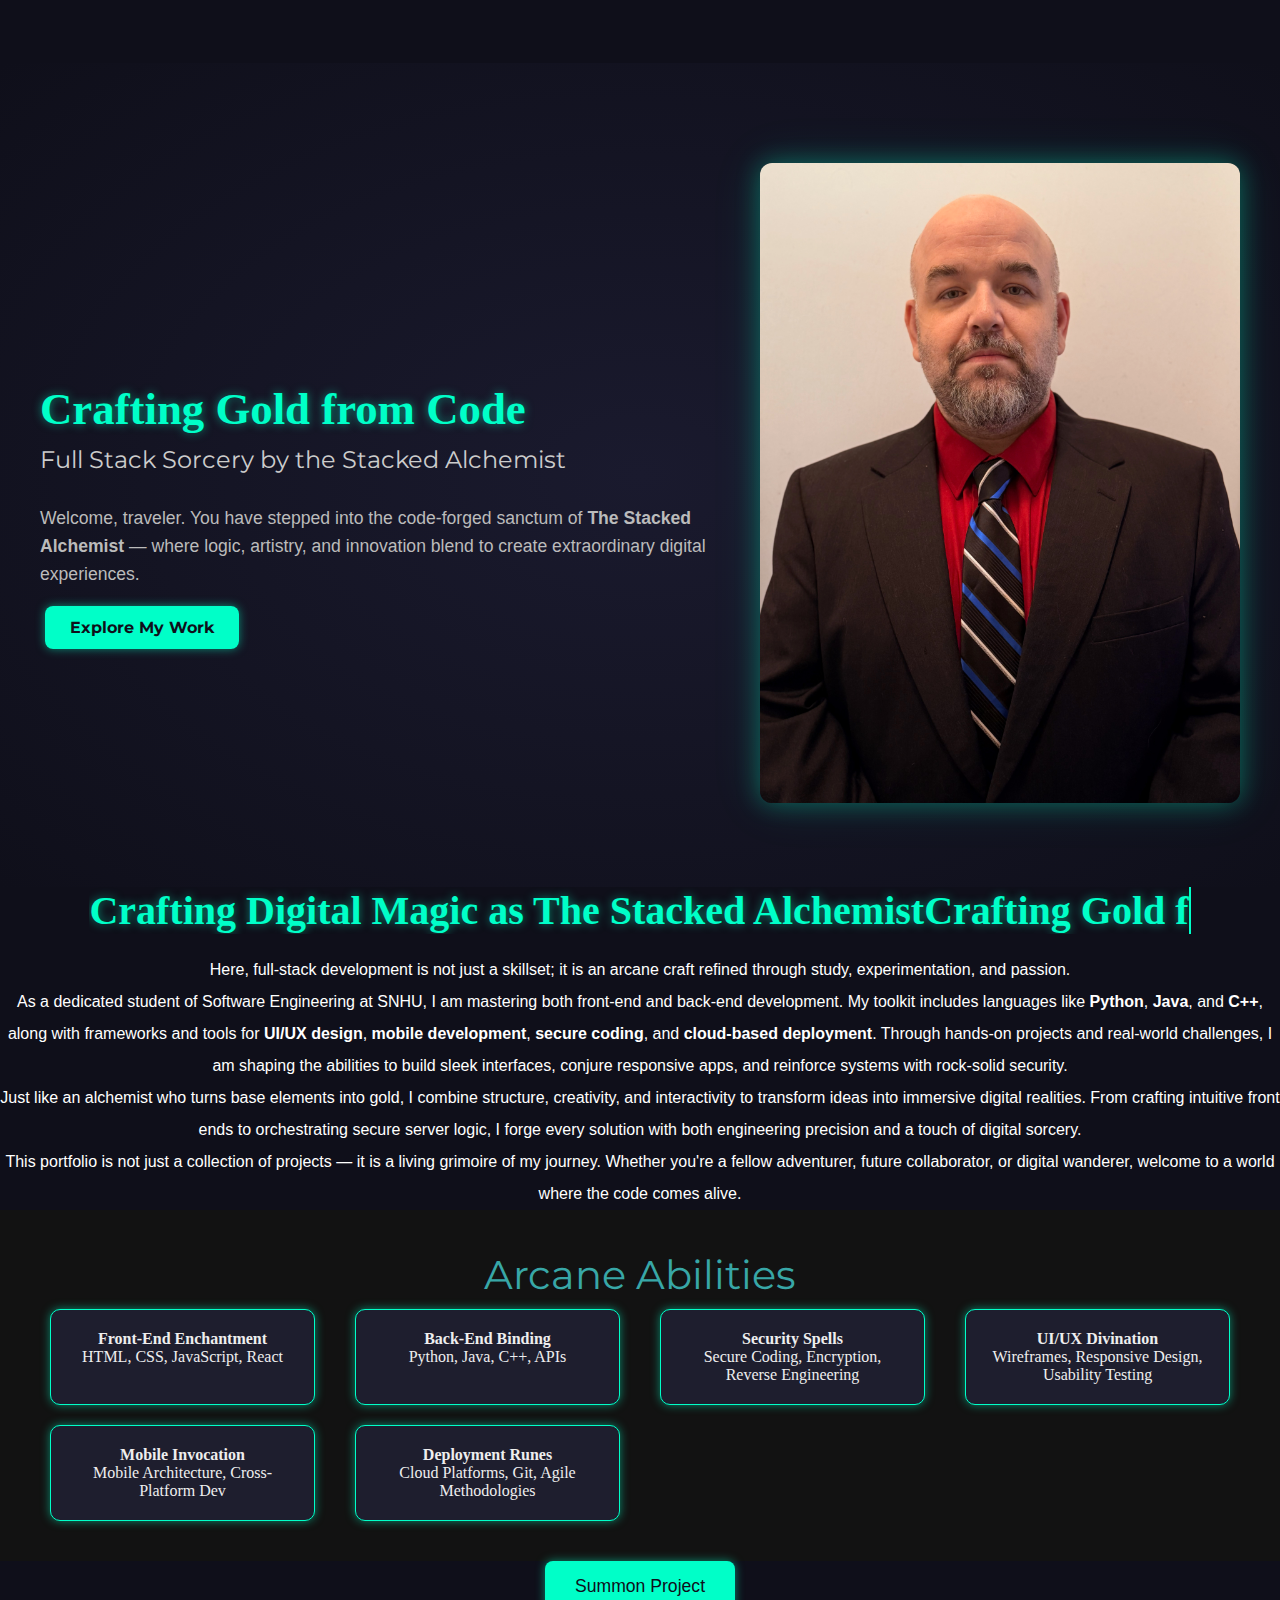
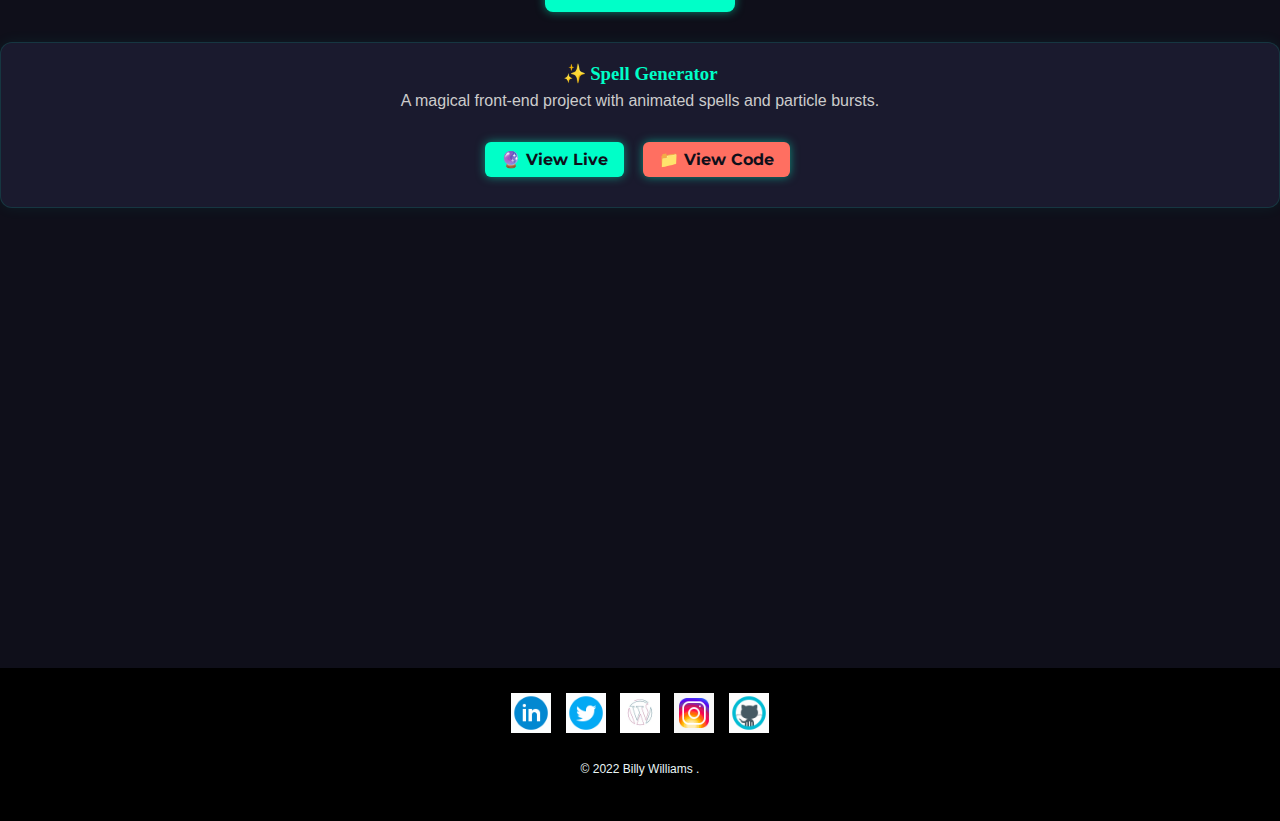
<file: index.html>
<!DOCTYPE html>
<html lang="en" dir="ltr">

<head>
  <meta charset="utf-8">
  <meta name="viewport" content="width=device-width, initial-scale=1">
  <title><p>Billy Williams</p></title>
  <link rel="stylesheet" href="css/styles.css">
  <link rel="icon" href="images/favicon.ico">
  <link rel="preconnect" href="https://fonts.googleapis.com">
  <link rel="preconnect" href="https://fonts.gstatic.com" crossorigin>
  <link href="https://fonts.googleapis.com/css2?family=Merriweather&family=Montserrat&family=Sacramento&display=swap" rel="stylesheet">
</head>
<div>
<nav class="navbar">
  <div class="logo">Stacked Alchemist</div>
  <div class="menu-toggle" id="menu-toggle">&#9776;</div>
  <ul class="nav-links" id="nav-links">
    <li><a href="#home">Home</a></li>
    <li><a href="#about">About</a></li>
    <li><a href="#projects">Projects</a></li>
    <li><a href="#contact">Contact Me</a></li>
  </ul>
</nav>
  </div>
<body>
<section class="hero-section">
  <div class="hero-grid">
    <div class="hero-text">
      <h1>Crafting Gold from Code</h1>
      <h2>Full Stack Sorcery by the Stacked Alchemist</h2>
      <p>
        Welcome, traveler. You have stepped into the code-forged sanctum of <strong>The Stacked Alchemist</strong> — where logic, artistry, and innovation blend to create extraordinary digital experiences.
      </p>
      <a href="#projects" class="cta-btn">Explore My Work</a>
    </div>
  <div class="hero-image">
  <div class="image-wrapper">
    <img src="images/professional.jpeg" alt="Billy Williams - Stacked Alchemist">
    <div class="glyph-overlay">🜁</div>
  </div>
</div>
</section>


<!-- ************* about section *************** -->
  <section id="about" class="intro">
    <h1 class="typewriter-text" id="typewriter">Crafting Digital Magic as The Stacked Alchemist</h1>
  <p>
    Here, full-stack development is not just a skillset; it is an arcane craft refined through study, experimentation, and passion.
  </p>

  <p>
    As a dedicated student of Software Engineering at SNHU, I am mastering both front-end and back-end development. My toolkit includes languages like <strong>Python</strong>, <strong>Java</strong>, and <strong>C++</strong>, along with frameworks and tools for <strong>UI/UX design</strong>, <strong>mobile development</strong>, <strong>secure coding</strong>, and <strong>cloud-based deployment</strong>. Through hands-on projects and real-world challenges, I am shaping the abilities to build sleek interfaces, conjure responsive apps, and reinforce systems with rock-solid security.
  </p>

  <p>
    Just like an alchemist who turns base elements into gold, I combine structure, creativity, and interactivity to transform ideas into immersive digital realities. From crafting intuitive front ends to orchestrating secure server logic, I forge every solution with both engineering precision and a touch of digital sorcery.
  </p>

  <p>
    This portfolio is not just a collection of projects — it is a living grimoire of my journey. Whether you're a fellow adventurer, future collaborator, or digital wanderer, welcome to a world where the code comes alive.
  </p>
</section>
<!-- ************* end about section *************** -->

<!-- ************* skills section *************** -->
<section class="skills">
  <h2>Arcane Abilities</h2>
  <ul class="grid">
    <li><strong>Front-End Enchantment</strong><br>HTML, CSS, JavaScript, React</li>
    <li><strong>Back-End Binding</strong><br>Python, Java, C++, APIs</li>
    <li><strong>Security Spells</strong><br>Secure Coding, Encryption, Reverse Engineering</li>
    <li><strong>UI/UX Divination</strong><br>Wireframes, Responsive Design, Usability Testing</li>
    <li><strong>Mobile Invocation</strong><br>Mobile Architecture, Cross-Platform Dev</li>
    <li><strong>Deployment Runes</strong><br>Cloud Platforms, Git, Agile Methodologies</li>
  </ul>
</section>
<!-- ************* end skills section *************** -->

<button class="summon-btn">Summon Project</button>
<svg id="sparkle-layer"></svg>

<!-- ************* projects section *************** -->
<!-- Your project content here -->


<section id="projects">
  <div class="project-grid">
    <div class="project-card">
      <h3>✨ Spell Generator</h3>
      <p>A magical front-end project with animated spells and particle bursts.</p>
      <a href="https://stackedalchemist.github.io/Portfolio/spell-generator/index.html" target="_blank">🔮 View Live</a>
      <a href="https://github.com/StackedAlchemist/spell-generator" target="_blank">📁 View Code</a>
    </div>
  </div>


</section>

<!-- ************* end projects section *************** -->

<!-- ************* new contact section *************** -->

<section id="contact" class="contact-section reveal">
  <h2>Summon My Services</h2>
  <p>
    Whether you seek a custom-built machine, a spellbinding website, or a coded solution to a digital dilemma — you’ve found the right sanctum.
  </p>
  <p>
    I offer full-stack sorcery, system crafting, and UI enchantments tailored to your quest.<br>
    Speak your need, and I shall answer.
  </p>
  <div class="orb-container">
    <a href="mailto:StackedAlchemist@gmail.com" class="summon-btn">Contact Me</a>
    <div class="glowing-orb" id="glowing-orb"></div>
  </div>
</section>

<!-- ************* end contact section *************** -->

<!-- ************* footer section *************** -->

  <div class="bottom-container">

    <a class="footer-link" href="https://www.linkedin.com/in/blwilliams83/">
      <img class="linkedin"src="images\linkedin.gif" alt="linkedin-gif"></a>
    <a class="footer-link" href="https://twitter.com/BLWilliams83">
      <img class="twitter"src="images\icons8-twitter-circled.gif" alt="Twitter-gif"></a>
    <a class="footer-link" href="https://winglordsaga.wordpress.com/">
      <img class="wordpress"src="images\wordpress-gif.webp" alt="WordPress-logo"></a>
    <a class="footer-link" href="https://www.instagram.com/BLWilliams83/">
      <img class="instagram"src="images\instagram.gif" alt="instagram"></a>
    <a class="footer-link" href="https://github.com/StackedAlchemist">
        <img class="github"src="images\github.gif" alt="github"></a>
    <p class="copyright">© 2022 Billy Williams .</p>
  </div>

<!-- ************* end footer section *************** -->

<script src="main.js"></script>
</body>

</html>
</file>
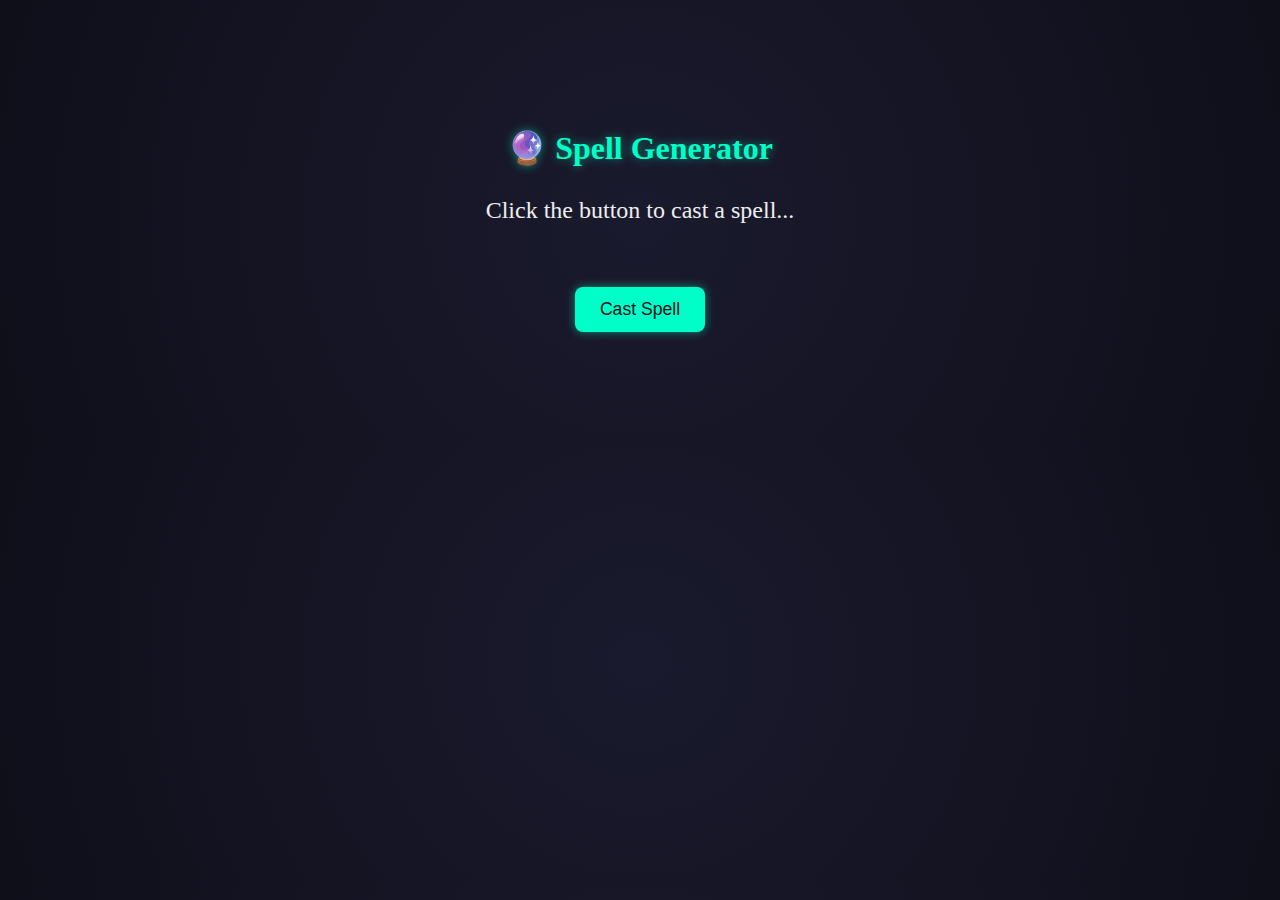
<file: spell-generator/index.html>
<!DOCTYPE html>
<html lang="en">
<head>
  <meta charset="UTF-8" />
  <meta name="viewport" content="width=device-width, initial-scale=1.0"/>
  <title>Spell Generator</title>
  <link rel="stylesheet" href="style.css" />
</head>
<body>
  <div class="container">
    <h1>🔮 Spell Generator</h1>
    <p id="spell-output">Click the button to cast a spell...</p>
    <button onclick="castSpell()">Cast Spell</button>
  </div>
<audio id="spell-sound" src="./assets/Magic sound.mp3" preload="auto"></audio>

  <script src="script.js"></script>
</body>
</html>
</file>
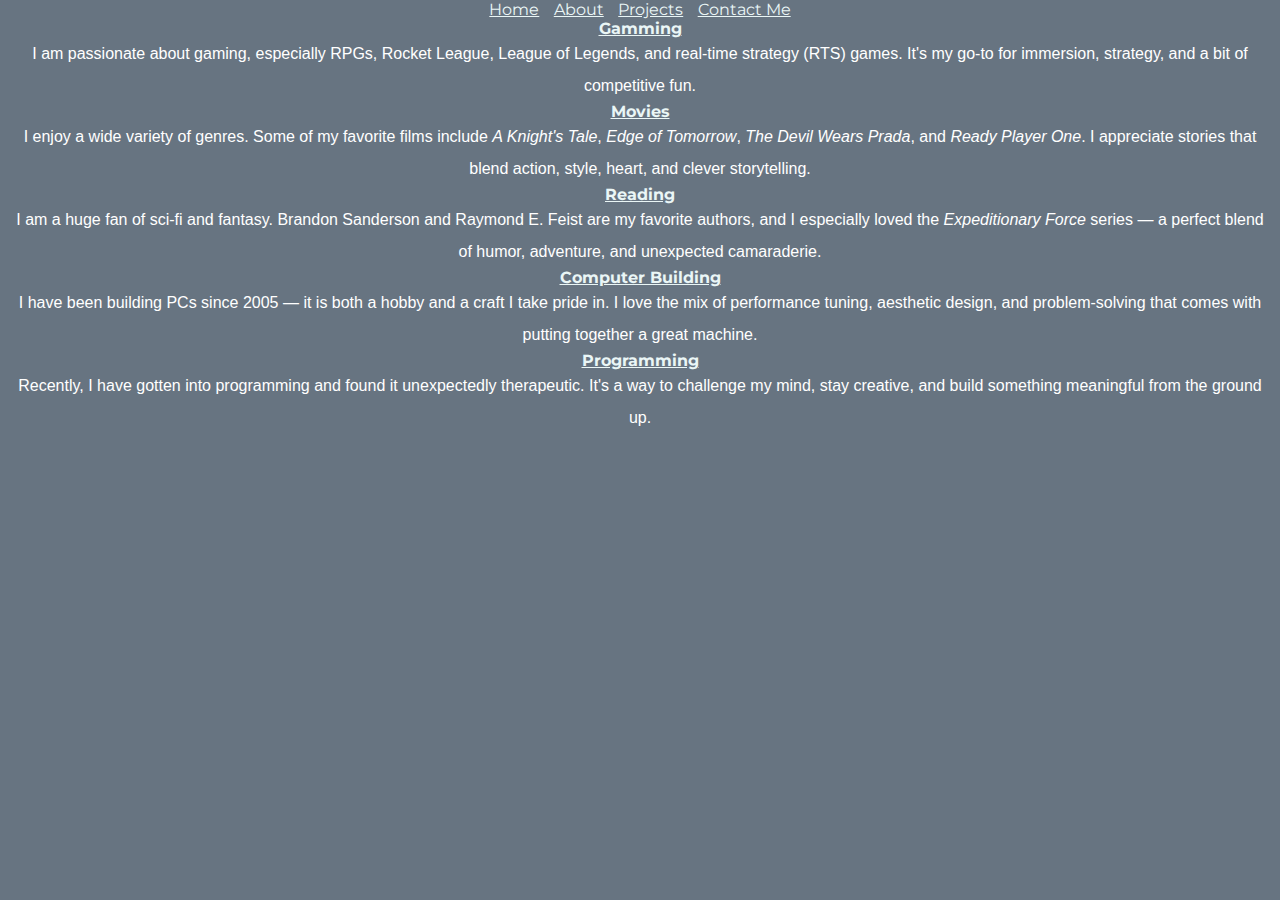
<file: about.html>
<!DOCTYPE html>
<html lang="en" dir="ltr">
  <head>
    <meta charset="utf-8">
    <link rel="stylesheet" href="css/styles.css">
    <link rel="icon" href="favicon.ico?v=2">
    <link rel="preconnect" href="https://fonts.googleapis.com">
    <link rel="preconnect" href="https://fonts.gstatic.com" crossorigin>
    <link href="https://fonts.googleapis.com/css2?family=Merriweather&family=Montserrat&family=Sacramento&display=swap" rel="stylesheet">
    <style>body { background-color: #677481; }</style>
    <title>About</title>
  </head>
  <body>
    <div>
      <nav class="nav-bar">
        <a href="index.html">Home</a>
        <a href="about.html">About</a>
        <a href="projects.html">Projects</a>
        <a href="contact.html">Contact Me</a>
      </nav>
      </div>

    <ul>
  <li>
    <a href="https://store.steampowered.com/games/"><strong>Gamming</strong></a>
    <p>I am passionate about gaming, especially RPGs, Rocket League, League of Legends, and real-time strategy (RTS) games. It's my go-to for immersion, strategy, and a bit of competitive fun.</p>
  </li>
  <li>
    <a href="https://www.youtube.com/watch?v=cSp1dM2Vj48"><strong>Movies</strong></a>
    <p>I enjoy a wide variety of genres. Some of my favorite films include <em>A Knight's Tale</em>, <em>Edge of Tomorrow</em>, <em>The Devil Wears Prada</em>, and <em>Ready Player One</em>. I appreciate stories that blend action, style, heart, and clever storytelling.</p>
  </li>
  <li>
    <a href="https://www.brandonsanderson.com/"><strong>Reading</strong></a>
    <p>I am a huge fan of sci-fi and fantasy. Brandon Sanderson and Raymond E. Feist are my favorite authors, and I especially loved the <em>Expeditionary Force</em> series — a perfect blend of humor, adventure, and unexpected camaraderie.</p>
  </li>
  <li>
    <a href="https://www.youtube.com/watch?v=utMV52k0quo"><strong>Computer Building</strong></a>
    <p>I have been building PCs since 2005 — it is both a hobby and a craft I take pride in. I love the mix of performance tuning, aesthetic design, and problem-solving that comes with putting together a great machine.</p>
  </li>
  <li>
    <a href="https://www.youtube.com/watch?v=Hla8Qh4o8gw"><strong>Programming</strong></a>
    <p>Recently, I have gotten into programming and found it unexpectedly therapeutic. It's a way to challenge my mind, stay creative, and build something meaningful from the ground up.</p>
  </li>
</ul>
  </body>
</html>
</file>
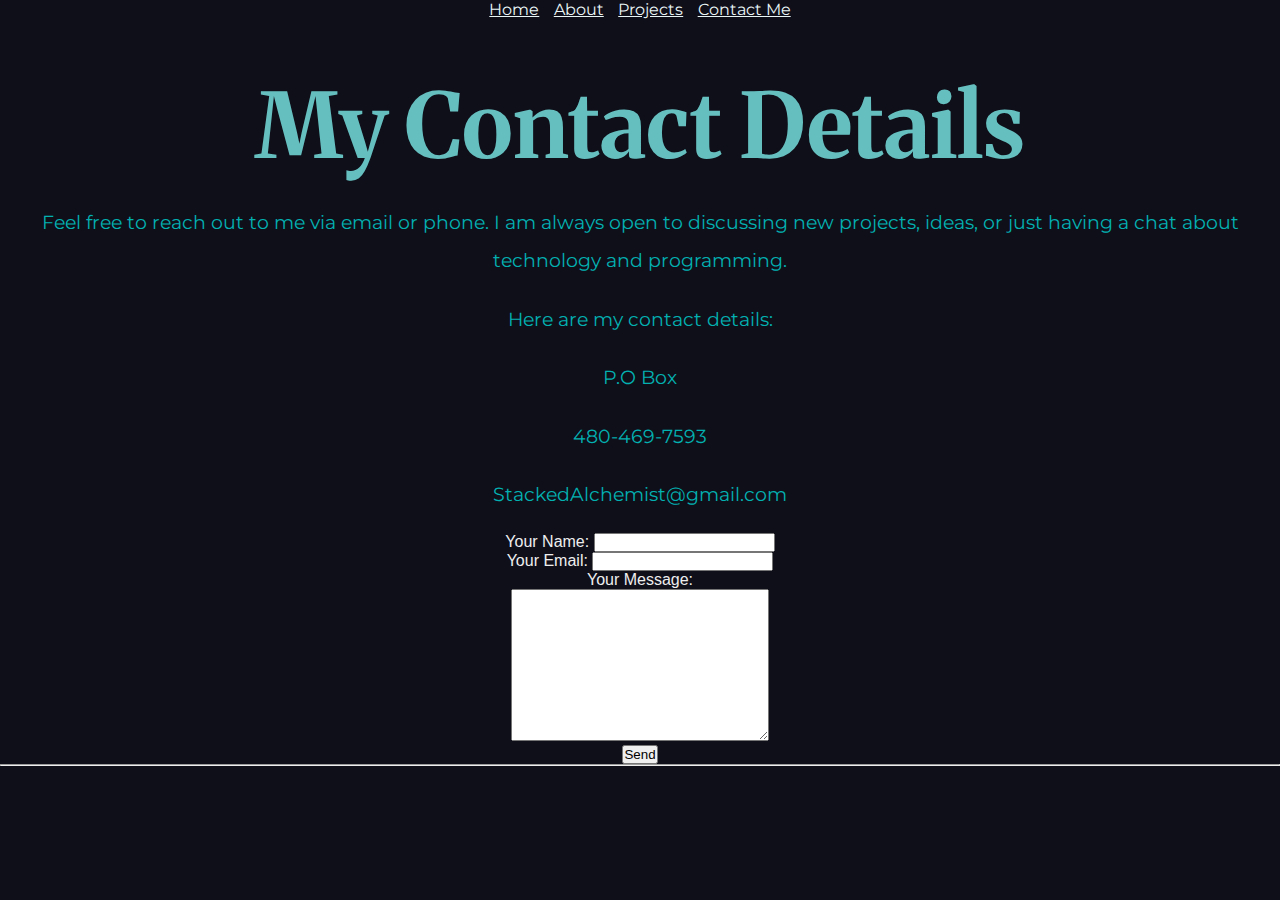
<file: contact.html>
<!DOCTYPE html>
<html lang="en" dir="ltr">
  <head>
    <meta charset="utf-8">
    <link rel="stylesheet" href="css/styles.css">
    <link rel="icon" href="favicon.ico?v=2">
    <link rel="preconnect" href="https://fonts.googleapis.com">
    <link rel="preconnect" href="https://fonts.gstatic.com" crossorigin>
    <link href="https://fonts.googleapis.com/css2?family=Merriweather&family=Montserrat&family=Sacramento&display=swap" rel="stylesheet">
    <title>Contact Me</title>
  </head>
  <body>
    <div>
      <nav class="nav-bar">
        <a href="index.html">Home</a>
        <a href="about.html">About</a>
        <a href="projects.html">Projects</a>
        <a href="contact.html">Contact Me</a>
      </nav>
      </div>

        <h1>My Contact Details</h1>
  <p class="contact-details">Feel free to reach out to me via email or phone. I am always open to discussing new projects, ideas, or just having a chat about technology and programming.</p>
  <p class="contact-details">Here are my contact details:</p>
  <p class="contact-details">P.O Box</p>
  <p class="contact-details">480-469-7593</p>
  <p class="contact-details">StackedAlchemist@gmail.com</p>
  <form ="" action="mailto:StackedAlchemist@gmail.com" method="post" enctype="text/plain">
    <label>Your Name:</label>
    <input type="text" name="yourName" value=""><br>
    <label>Your Email:</label>
    <input type="email" name="yourEmail" value=""><br>
    <label>Your Message:</label><br>
    <textarea name="yourMessage" rows="10" cols="30"></textarea><br>
    <input type="submit" name="" value="Send">
  </form>
  <hr>
  </body>
</html>
</file>
<file: css/styles.css>
body {
  color: #40514E;
  margin: 0;
  text-align: center;
  font-family: 'Merriweather', serif;
}

li {
  list-style: none;
  display: inline-block;
  margin: 0 10px;
}

h1 {
  font-size: 5.625rem;
  font-family: 'Merriweather', cursive;
  color: #66BFBF;
  margin: 50px auto 0 auto;
}

h2 {
  font-family: 'Montserrat', sans-serif;
  color: #38a7a7;
  font-size: 2.5rem;
  font-weight: normal;
  padding-bottom: 10px;
}

h3 {
  color: #2b119e;
  font-family: 'Montserrat', sans-serif;
}

p {
  line-height: 2;
  color: white;
}

a {
  color: #EAF6F6;
  font-family: 'Montserrat', sans-serif;
  text-decoration: none;
}
a {
  color: #EAF6F6;
  font-family: 'Montserrat', sans-serif;
  margin: 10px 5px;
  text-decoration: underline;
}

a:hover {
  color: #0307eb;

}

html {
  scroll-behavior: smooth;
}

/* Top Container with my Profile Picture */
.hero-section {
  background: radial-gradient(ellipse at center, #1a1a2e 0%, #0f0f1a 100%);
  color: #eee;
  padding: 100px 20px 80px;
  position: relative;
  overflow: hidden;
}

.hero-grid {
  display: flex;
  flex-wrap: wrap;
  align-items: center;
  justify-content: center;
  gap: 40px;
  max-width: 1200px;
  margin: 0 auto;
}

.hero-text {
  flex: 1 1 500px;
  text-align: left;
  animation: fadeInUp 1.2s ease-out;
}

.hero-text h1 {
  font-family: 'Cinzel', serif;
  font-size: 2.8rem;
  color: #00ffc8;
  text-shadow: 0 0 10px #00ffc880;
  margin-bottom: 10px;
}

.hero-text h2 {
  font-size: 1.5rem;
  color: #ccc;
  margin-bottom: 20px;
}

.hero-text p {
  font-size: 1.1rem;
  line-height: 1.6;
  color: #bbb;
  margin-bottom: 30px;
}

.cta-btn {
  background: #00ffc8;
  color: #0f0f1a;
  padding: 12px 25px;
  border-radius: 8px;
  font-weight: bold;
  text-decoration: none;
  box-shadow: 0 0 10px #00ffc880;
  transition: transform 0.3s ease;
}

.cta-btn:hover {
  transform: scale(1.05);
  box-shadow: 0 0 20px #00ffc8;
}

.hero-image {
  flex: 1 1 300px;
  text-align: center;
}

.hero-image img {
  max-width: 100%;
  border-radius: 12px;
  box-shadow: 0 0 20px #00ffc850;
  transition: transform 0.3s ease;
}

.hero-image img:hover {
  transform: scale(1.03);
}


.reveal {
  opacity: 0;
  transform: translateY(40px);
  transition: opacity 0.8s ease, transform 0.8s ease;
}

.reveal.active {
  opacity: 1;
  transform: translateY(0);
}

/*********** Image effect ************/
.hero-image {
  flex: 1 1 300px;
  text-align: center;
  position: relative;
}

.hero-image img {
  max-width: 100%;
  border-radius: 12px;
  box-shadow: 0 0 25px #00ffc850, 0 0 50px #00ffc820;
  animation: float 4s ease-in-out infinite;
  transition: transform 0.3s ease;
  z-index: 2;
  position: relative;
}

/* Floating animation */
@keyframes float {
  0%, 100% {
    transform: translateY(0px);
  }
  50% {
    transform: translateY(-10px);
  }
}

/* Glowing spell circle behind the image */
.hero-image::before {
  content: '';
  position: absolute;
  top: 50%;
  left: 50%;
  width: 220px;
  height: 220px;
  transform: translate(-50%, -50%);
  border-radius: 50%;
  background: radial-gradient(circle, #00ffc820 0%, transparent 70%);
  box-shadow: 0 0 30px #00ffc850, 0 0 60px #00ffc820;
  animation: pulse-circle 3s infinite ease-in-out;
  z-index: 1;
}

@keyframes pulse-circle {
  0%, 100% {
    transform: translate(-50%, -50%) scale(1);
    opacity: 0.6;
  }
  50% {
    transform: translate(-50%, -50%) scale(1.1);
    opacity: 1;
  }
}

.image-wrapper {
  position: relative;
  display: inline-block;
}

.glyph-overlay {
  position: absolute;
  top: 50%;
  left: 50%;
  transform: translate(-50%, -50%) scale(0.5);
  font-size: 4rem;
  color: #00ffc8;
  opacity: 0;
  pointer-events: none;
  text-shadow: 0 0 10px #00ffc880, 0 0 20px #00ffc850;
  transition: opacity 0.4s ease, transform 0.4s ease;
}

.image-wrapper:hover .glyph-overlay {
  opacity: 1;
  transform: translate(-50%, -50%) scale(1);
}

/**************image effect end************/

/************** Typewriter effect ***********/
.typewriter-text {
  font-family: 'Cinzel', serif;
  font-size: 2.5rem;
  color: #00ffc8;
  text-shadow: 0 0 10px #00ffc880;
  overflow: hidden;
  border-right: 2px solid #00ffc8;
  width: fit-content;
  margin: 0 auto 20px;
  animation: blinkCursor 0.8s step-end infinite;
}

@keyframes blinkCursor {
  50% {
    border-color: transparent;
  }
}

/*********Typewriter effect end*********/


/*** Projects Section ***/
.project-grid {
  display: grid;
  grid-template-columns: repeat(auto-fit, minmax(280px, 1fr));
  gap: 20px;
  margin-top: 30px;
}

.project-card {
  background: #1a1a2e;
  border: 1px solid #00ffc820;
  padding: 20px;
  border-radius: 12px;
  box-shadow: 0 0 15px #00ffc810;
  transition: transform 0.3s ease;
}

.project-card:hover {
  transform: scale(1.03);
  box-shadow: 0 0 25px #00ffc850;
}

.project-card h3 {
  color: #00ffc8;
  font-family: 'Cinzel', serif;
}

.project-card p {
  color: #ccc;
  font-size: 1rem;
  margin-bottom: 15px;
}

.project-card a {
  display: inline-block;
  margin-right: 10px;
  padding: 8px 16px;
  background: #00ffc8;
  color: #0f0f1a;
  text-decoration: none;
  border-radius: 6px;
  font-weight: bold;
  box-shadow: 0 0 10px #00ffc880;
  transition: background 0.3s ease;
}

.project-card a:hover {
  background: #00e6b2;
}
.project-card a:last-child {
  background: #ff6f61;
}
/** Projects Section End **/
.skills {
  padding: 40px;
  background: #121212;
  color: #eee;
  font-family: 'Cinzel', serif;
  text-align: center;
}

.skills .grid {
  display: grid;
  grid-template-columns: repeat(auto-fit, minmax(250px, 1fr));
  gap: 20px;
  list-style: none;
  padding: 0;
}

.skills .grid li {
  background: #1e1e2e;
  padding: 20px;
  border-radius: 10px;
  border: 1px solid #00ffc8;
  box-shadow: 0 0 10px #00ffc880;
  transition: transform 0.3s ease;
}

.skills .grid li:hover {
  transform: scale(1.05);
  box-shadow: 0 0 20px #00ffc8;
}

    .sparkle {
      position: absolute;
      width: 6px;
      height: 6px;
      border-radius: 50%;
      background: radial-gradient(circle, #ffffff, #00f7ff);
      pointer-events: none;
      opacity: 0.6;
      animation: sparkle 0.8s ease-out forwards;
    }

    @keyframes sparkle {
      to {
        transform: translateY(-20px) scale(0.5);
        opacity: 0;
      }
    }

.contact-details {
  color: #03b1b1;
  font-family: 'Montserrat', sans-serif;
  font-size: 1.2rem;
  margin: 20px auto;
}

/**** Navbar styles ****/

/* Reset */
* {
  margin: 0;
  padding: 0;
  box-sizing: border-box;
}

body {
  background: #0f0f1a;
  font-family: 'Poppins', sans-serif;
  color: #eee;
}



.navbar {
  display: flex;
  justify-content: space-between;
  align-items: center;
  background-color: #1a1a2e;
  padding: 15px 40px;
  position: sticky;
  top: 0;
  z-index: 1000;
  box-shadow: 0 4px 20px #00f7ff30;
}

.logo {
  font-family: 'Cinzel', serif;
  font-size: 1.8rem;
  color: #00ffc8;
  text-shadow: 0 0 10px #00ffc8aa;
  letter-spacing: 1px;
}

.nav-links {
  list-style: none;
  display: flex;
  gap: 30px;
}

.nav-links li a {
  color: #eee;
  text-decoration: none;
  font-weight: 500;
  position: relative;
  transition: color 0.3s;
}

.nav-links li a::after {
  content: '';
  position: absolute;
  width: 0%;
  height: 2px;
  left: 0;
  bottom: -5px;
  background: #00ffc8;
  transition: width 0.3s ease;
}

.nav-links li a:hover {
  color: #00ffc8;
}

.nav-links li a:hover::after {
  width: 100%;
}

/* Hamburger menu */
.menu-toggle {
  display: none;
  font-size: 28px;
  color: #00ffc8;
  cursor: pointer;
}

/* Responsive styles */
@media (max-width: 768px) {
  .nav-links {
    position: absolute;
    top: 70px;
    right: 0;
    background-color: #121225;
    flex-direction: column;
    align-items: flex-start;
    width: 200px;
    padding: 20px;
    display: none;
    box-shadow: -2px 4px 15px rgba(0, 255, 200, 0.2);
    border-left: 1px solid #00ffc840;
  }

  .nav-links.open {
    display: flex;
  }

  .menu-toggle {
    display: block;
  }
}

.navbar.scrolled {
  box-shadow: 0 0 20px #00ffc850, 0 0 40px #00ffc820;
  transition: box-shadow 0.4s ease-in-out;
}

.nav-links li a {
  position: relative;
  color: #eee;
  font-weight: 500;
  text-decoration: none;
  overflow: hidden;
  transition: color 0.3s;
}

.nav-links li a::before {
  content: '✦'; /* Magical glyph */
  position: absolute;
  left: -20px;
  opacity: 0;
  color: #00ffc8;
  transform: scale(0);
  transition: transform 0.3s, opacity 0.3s;
  font-size: 1.2rem;
}

.nav-links li a:hover {
  color: #00ffc8;
}

.nav-links li a:hover::before {
  opacity: 1;
  transform: scale(1);
}

.navbar {
  opacity: 0;
  transform: translateY(-20px);
  animation: fadeInDown 1s ease-out forwards;
  animation-delay: 0.2s;
}

@keyframes fadeInDown {
  to {
    opacity: 1;
    transform: translateY(0);
  }
}

/***** Navbar End *****/

.summon-btn {
  background: #00ffc8;
  color: #0f0f1a;
  border: none;
  padding: 15px 30px;
  font-size: 1.2rem;
  border-radius: 8px;
  cursor: pointer;
  position: relative;
  z-index: 1;
  box-shadow: 0 0 10px #00ffc880;
  transition: transform 0.2s;
}

.summon-btn:hover {
  transform: scale(1.05);
}

#sparkle-layer {
  position: absolute;
  top: 0;
  left: 0;
  pointer-events: none;
  width: 100%;
  height: 100%;
  z-index: 0;
}

/************* new contact section***************/

.contact-section {
  background: #121225;
  padding: 60px 40px;
  text-align: center;
  color: #eee;
  border-top: 1px solid #00ffc820;
  box-shadow: inset 0 0 30px #00ffc810;
}

.contact-section h2 {
  font-family: 'Cinzel', serif;
  font-size: 2rem;
  color: #00ffc8;
  margin-bottom: 20px;
  text-shadow: 0 0 10px #00ffc880;
}

.contact-section p {
  font-size: 1.1rem;
  max-width: 600px;
  margin: 0 auto 20px;
  line-height: 1.6;
  color: #ccc;
}

.contact-section .summon-btn {
  background: #00ffc8;
  color: #0f0f1a;
  border: none;
  padding: 15px 30px;
  font-size: 1.1rem;
  border-radius: 8px;
  cursor: pointer;
  box-shadow: 0 0 10px #00ffc880;
  transition: transform 0.3s ease;
  text-decoration: none;
  display: inline-block;
}

.contact-section .summon-btn:hover {
  transform: scale(1.05);
  box-shadow: 0 0 20px #00ffc8;
}

.contact-section {
  background: #121225;
  padding: 60px 40px;
  text-align: center;
  color: #eee;
  border-top: 1px solid #00ffc820;
  box-shadow: inset 0 0 30px #00ffc810;
}

.contact-section h2 {
  font-family: 'Cinzel', serif;
  font-size: 2rem;
  color: #00ffc8;
  margin-bottom: 20px;
  text-shadow: 0 0 10px #00ffc880;
}

.contact-section p {
  font-size: 1.1rem;
  max-width: 600px;
  margin: 0 auto 20px;
  line-height: 1.6;
  color: #ccc;
}

/***********-- End of new contact section --*/

/*********** Enhanced CSS for Orb Tracking */
.orb-container {
  position: relative;
  display: inline-block;
  margin-top: 20px;
}

.glowing-orb {
  position: absolute;
  width: 40px;
  height: 40px;
  background: radial-gradient(circle, #00ffc8, #00aaff, transparent);
  border-radius: 50%;
  box-shadow: 0 0 20px #00ffc8, 0 0 40px #00aaff;
  pointer-events: none;
  animation: pulse 2s infinite ease-in-out;
  transition: transform 0.1s ease;
  z-index: 1;
  top: 50%;
  left: 50%;
  transform: translate(-50%, -50%);
}

@keyframes pulse {
  0%, 100% {
    transform: translate(-50%, -50%) scale(1);
    opacity: 0.8;
  }
  50% {
    transform: translate(-50%, -50%) scale(1.3);
    opacity: 1;
  }
}
/********* end of enhanced CSS for Orb Tracking *********/

.orb-container {
  position: relative;
  display: inline-block;
  margin-top: 20px;
}

.summon-btn {
  background: #00ffc8;
  color: #0f0f1a;
  border: none;
  padding: 15px 30px;
  font-size: 1.1rem;
  border-radius: 8px;
  cursor: pointer;
  box-shadow: 0 0 10px #00ffc880;
  transition: transform 0.3s ease;
  text-decoration: none;
  position: relative;
  z-index: 2;
}

.summon-btn:hover {
  transform: scale(1.05);
  box-shadow: 0 0 20px #00ffc8;
}

.glowing-orb {
  position: absolute;
  top: -30px;
  right: -40px;
  width: 40px;
  height: 40px;
  background: radial-gradient(circle, #00ffc8, #00aaff, transparent);
  border-radius: 50%;
  box-shadow: 0 0 20px #00ffc8, 0 0 40px #00aaff;
  animation: pulse 2s infinite ease-in-out;
  z-index: 1;
}

@keyframes pulse {
  0%, 100% {
    transform: scale(1);
    opacity: 0.8;
  }
  50% {
    transform: scale(1.3);
    opacity: 1;
  }
}

.bottom-container {
  background-color: #000000;
  padding: 25px 0 20px;
}

.skill-row {
  width: 50%;
  margin: 100px auto 100px auto;
  text-align: left;
}


.copyright {
  color: #EAF6F6;
  font-size: 0.75rem;
  padding: 20px 0;
}

.profile-img {
  border-radius: 35%;
  width: 150px;
  height: 200px;
}

.computer_building-img {
  border-radius: 50%;
  width: 25%;
  float: right;
  margin-left: 30px;
}


.twitter {
  height: 40px;
  width: 40px;
}

.linkedin {
  height: 40px;
  width: 40px;
}

.wordpress {
  height: 40px;
  width: 40px;
}

.instagram {
  height: 40px;
  width: 40px;
}

.github {
  height: 40px;
  width: 40px;
}
</file>
<file: spell-generator/style.css>
body {
  background: radial-gradient(circle, #1a1a2e, #0f0f1a);
  color: #eee;
  font-family: 'Cinzel', serif;
  text-align: center;
  padding: 100px 20px;
}

.container {
  max-width: 600px;
  margin: auto;
}

h1 {
  color: #00ffc8;
  text-shadow: 0 0 10px #00ffc880;
}

#spell-output {
  font-size: 1.5rem;
  margin: 30px 0;
  min-height: 60px;
  transition: all 0.3s ease;
}

button {
  background: #00ffc8;
  color: #0f0f1a;
  border: none;
  padding: 12px 25px;
  font-size: 1.1rem;
  border-radius: 8px;
  cursor: pointer;
  box-shadow: 0 0 10px #00ffc880;
  transition: transform 0.2s ease;
}

button:hover {
  transform: scale(1.05);
  box-shadow: 0 0 20px #00ffc8;
}

@keyframes summon {
  0% {
    opacity: 0;
    transform: scale(0.8) rotateX(90deg);
  }
  100% {
    opacity: 1;
    transform: scale(1) rotateX(0deg);
  }
}

#spell-output.animate {
  animation: summon 0.6s ease-out;
}

.particle {
  position: absolute;
  width: 6px;
  height: 6px;
  background: #00ffc8;
  border-radius: 50%;
  pointer-events: none;
  animation: particle-fade 0.8s ease-out forwards;
}

@keyframes particle-fade {
  to {
    transform: translateY(-40px) scale(0.5);
    opacity: 0;
  }
}
</file>
